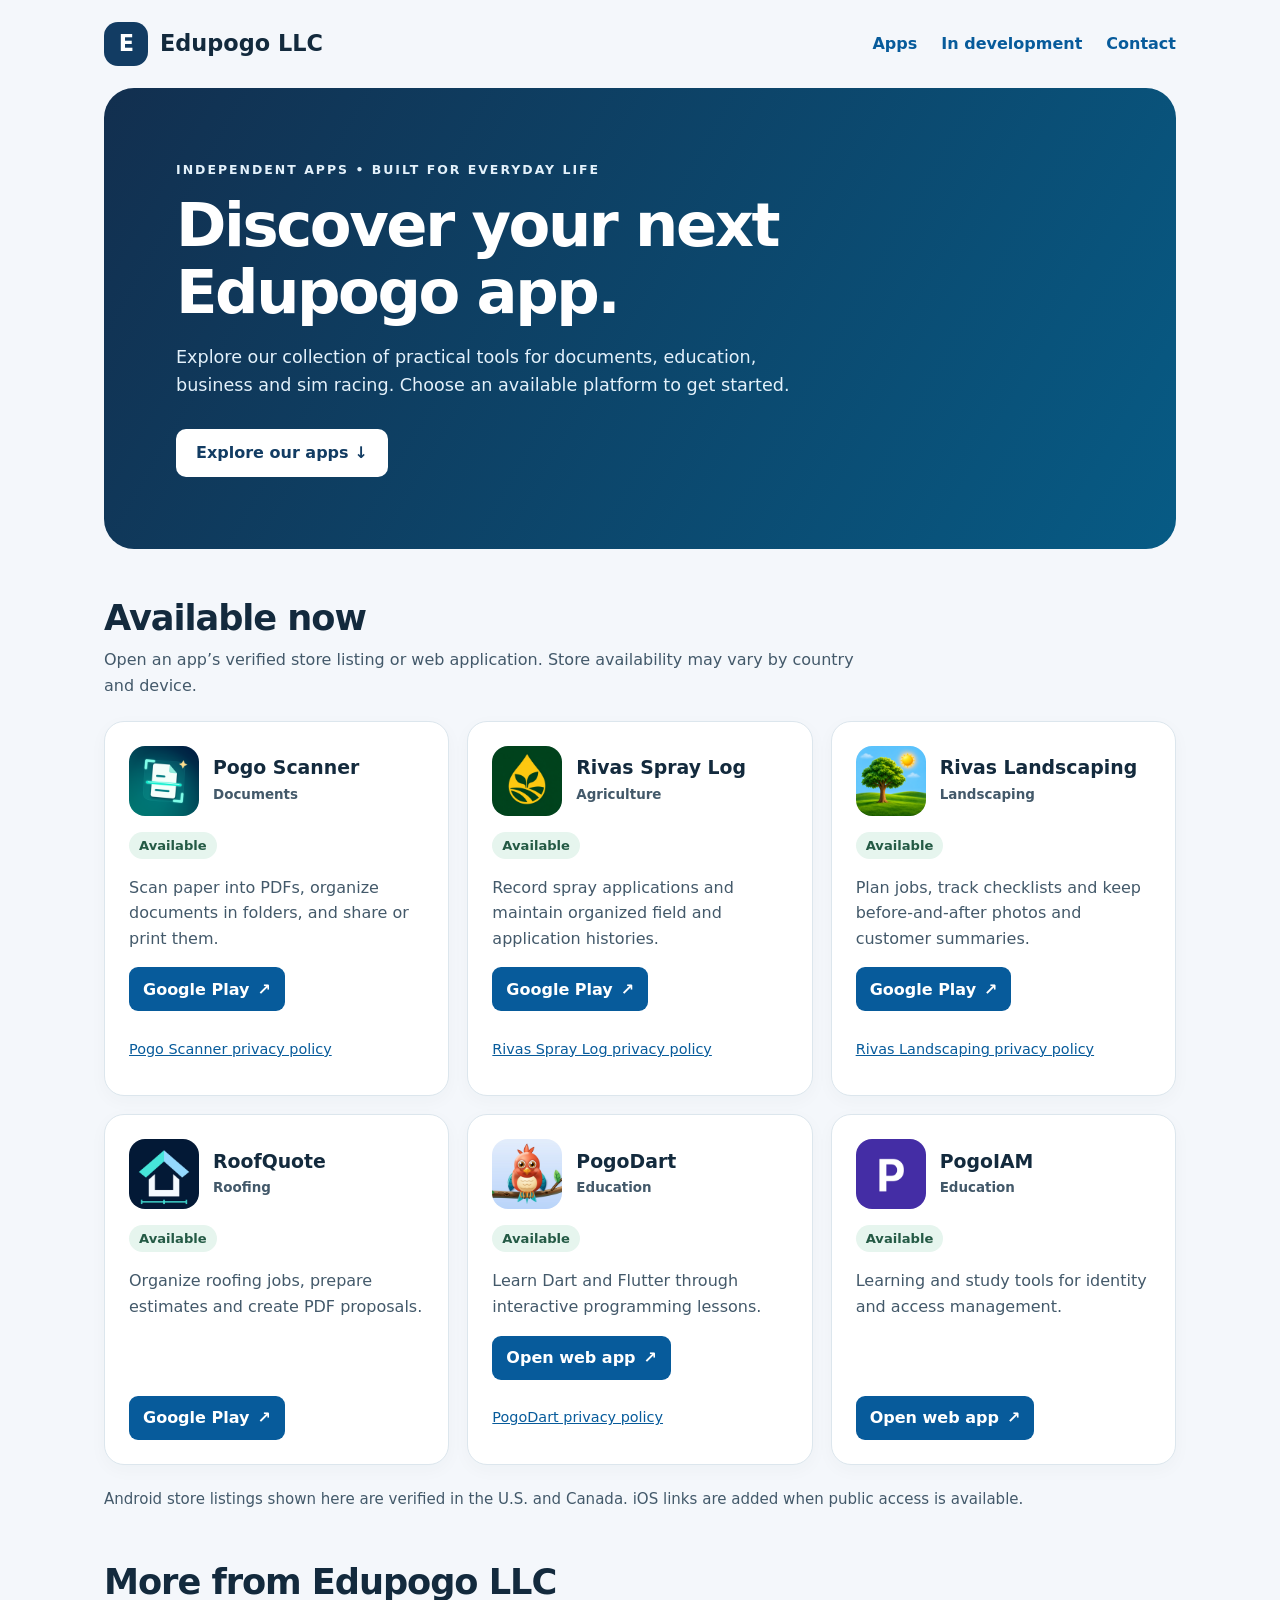
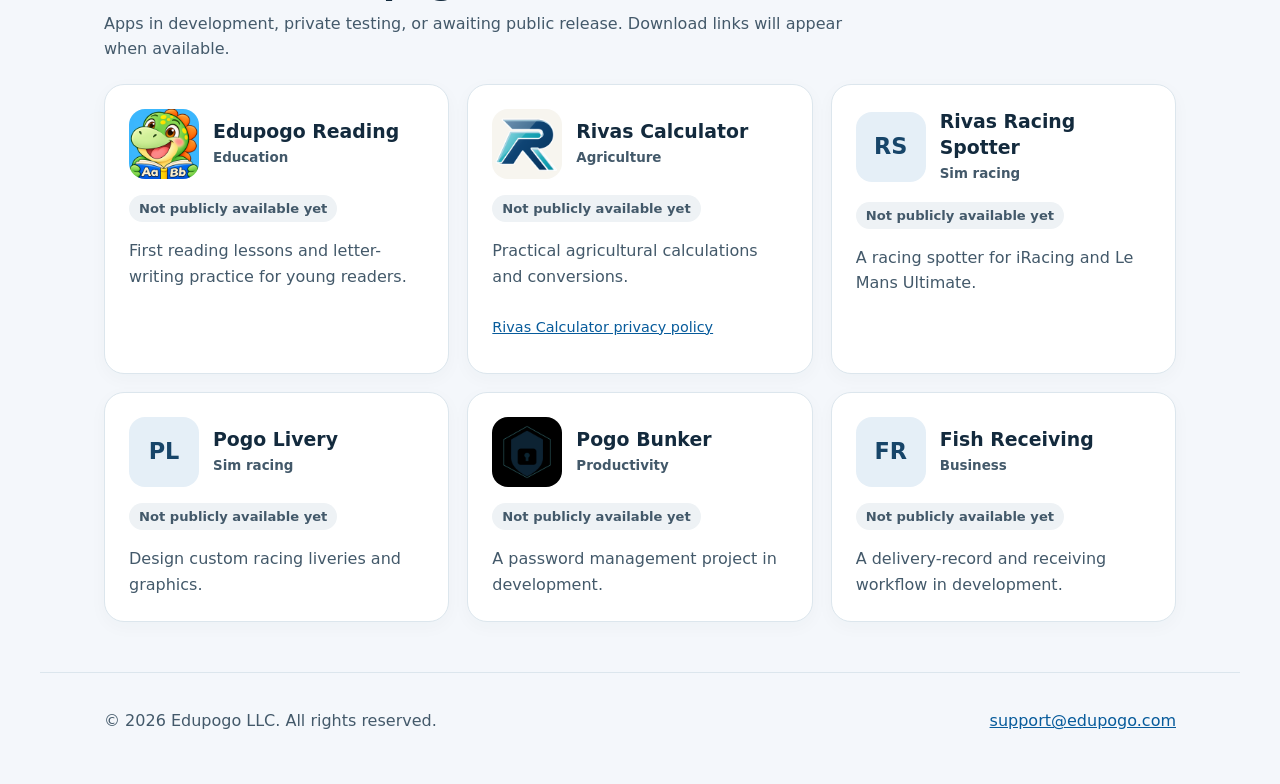
<file: index.html>
<!doctype html>
<html lang="en">
<head>
<meta charset="utf-8">
<meta name="viewport" content="width=device-width, initial-scale=1">
<meta name="description" content="Explore independent apps from Edupogo LLC for learning, everyday documents, business and sim racing.">
<title>Edupogo LLC — Apps & learning tools</title>
<link rel="stylesheet" href="directory.css">
</head>
<body>
<a class="skip" href="#main">Skip to content</a>

<header><a class="brand" href="/" aria-label="Edupogo LLC home"><span class="mark" aria-hidden="true">E</span>Edupogo LLC</a>
<nav aria-label="Main navigation"><a href="#available">Apps</a><a href="#upcoming">In development</a><a href="mailto:support@edupogo.com">Contact</a></nav>
</header>

<main id="main">
<section class="hero" aria-labelledby="welcome"><p class="eyebrow">Independent apps • Built for everyday life</p><h1 id="welcome">Discover your next Edupogo app.</h1><p>Explore our collection of practical tools for documents, education, business and sim racing. Choose an available platform to get started.</p><a href="#available">Explore our apps <span aria-hidden="true">&nbsp;↓</span></a>
</section>

<section class="section" id="available"><h2 class="section-title">Available now</h2><p class="intro">Open an app’s verified store listing or web application. Store availability may vary by country and device.</p>
<div class="grid">
<article class="card"><div class="app-header"><img class="app-icon" src="assets/products/scanner.png" width="70" height="70" alt=""><div><h3>Pogo Scanner</h3><span class="category">Documents</span></div></div><span class="status">Available</span><p class="description">Scan paper into PDFs, organize documents in folders, and share or print them.</p><div class=platforms><a class="button" href="https://play.google.com/store/apps/details?id=com.edupogo.pogo_scanner" aria-label="Pogo Scanner — Google Play">Google Play <span aria-hidden="true">↗</span></a></div><a class="privacy" href="/pogo-scanner-privacy/">Pogo Scanner privacy policy</a>
</article>
<article class="card"><div class="app-header"><img class="app-icon" src="assets/products/spray.png" width="70" height="70" alt=""><div><h3>Rivas Spray Log</h3><span class="category">Agriculture</span></div></div><span class="status">Available</span><p class="description">Record spray applications and maintain organized field and application histories.</p><div class=platforms><a class="button" href="https://play.google.com/store/apps/details?id=com.rivasfarm.rivas_spray_log" aria-label="Rivas Spray Log — Google Play">Google Play <span aria-hidden="true">↗</span></a></div><a class="privacy" href="/rivas-spray-log-privacy/">Rivas Spray Log privacy policy</a>
</article>
<article class="card"><div class="app-header"><img class="app-icon" src="assets/products/landscape.png" width="70" height="70" alt=""><div><h3>Rivas Landscaping</h3><span class="category">Landscaping</span></div></div><span class="status">Available</span><p class="description">Plan jobs, track checklists and keep before-and-after photos and customer summaries.</p><div class=platforms><a class="button" href="https://play.google.com/store/apps/details?id=com.edupogo.rivas_landscape_jobs" aria-label="Rivas Landscaping — Google Play">Google Play <span aria-hidden="true">↗</span></a></div><a class="privacy" href="/rivas-landscaping-privacy/">Rivas Landscaping privacy policy</a>
</article>
<article class="card"><div class="app-header"><img class="app-icon" src="assets/products/roof.png" width="70" height="70" alt=""><div><h3>RoofQuote</h3><span class="category">Roofing</span></div></div><span class="status">Available</span><p class="description">Organize roofing jobs, prepare estimates and create PDF proposals.</p><div class=platforms><a class="button" href="https://play.google.com/store/apps/details?id=com.edupogo.roofquote" aria-label="RoofQuote — Google Play">Google Play <span aria-hidden="true">↗</span></a></div>
</article>
<article class="card"><div class="app-header"><img class="app-icon" src="assets/products/dart.png" width="70" height="70" alt=""><div><h3>PogoDart</h3><span class="category">Education</span></div></div><span class="status">Available</span><p class="description">Learn Dart and Flutter through interactive programming lessons.</p><div class=platforms><a class="button" href="https://pogodart.com/" aria-label="PogoDart — Open web app">Open web app <span aria-hidden="true">↗</span></a></div><a class="privacy" href="/pogodart-privacy.html">PogoDart privacy policy</a>
</article>
<article class="card"><div class="app-header"><img class="app-icon" src="assets/products/iam.png" width="70" height="70" alt=""><div><h3>PogoIAM</h3><span class="category">Education</span></div></div><span class="status">Available</span><p class="description">Learning and study tools for identity and access management.</p><div class=platforms><a class="button" href="https://pogoiam.com/" aria-label="PogoIAM — Open web app">Open web app <span aria-hidden="true">↗</span></a></div>
</article></div><p class="note">Android store listings shown here are verified in the U.S. and Canada. iOS links are added when public access is available.</p>
</section>

<section class="section" id="upcoming"><h2 class="section-title">More from Edupogo LLC</h2><p class="intro">Apps in development, private testing, or awaiting public release. Download links will appear when available.</p>
<div class="grid">
<article class="card"><div class="app-header"><img class="app-icon" src="assets/products/reading.png" width="70" height="70" alt=""><div><h3>Edupogo Reading</h3><span class="category">Education</span></div></div><span class="status future">Not publicly available yet</span><p class="description">First reading lessons and letter-writing practice for young readers.</p>
</article>
<article class="card"><div class="app-header"><img class="app-icon" src="assets/products/calculator.png" width="70" height="70" alt=""><div><h3>Rivas Calculator</h3><span class="category">Agriculture</span></div></div><span class="status future">Not publicly available yet</span><p class="description">Practical agricultural calculations and conversions.</p><a class="privacy" href="/rivas-calculator-privacy/">Rivas Calculator privacy policy</a>
</article>
<article class="card"><div class="app-header"><span class="app-icon initials" aria-hidden="true">RS</span><div><h3>Rivas Racing Spotter</h3><span class="category">Sim racing</span></div></div><span class="status future">Not publicly available yet</span><p class="description">A racing spotter for iRacing and Le Mans Ultimate.</p>
</article>
<article class="card"><div class="app-header"><span class="app-icon initials" aria-hidden="true">PL</span><div><h3>Pogo Livery</h3><span class="category">Sim racing</span></div></div><span class="status future">Not publicly available yet</span><p class="description">Design custom racing liveries and graphics.</p>
</article>
<article class="card"><div class="app-header"><img class="app-icon" src="assets/products/bunker.png" width="70" height="70" alt=""><div><h3>Pogo Bunker</h3><span class="category">Productivity</span></div></div><span class="status future">Not publicly available yet</span><p class="description">A password management project in development.</p>
</article>
<article class="card"><div class="app-header"><span class="app-icon initials" aria-hidden="true">FR</span><div><h3>Fish Receiving</h3><span class="category">Business</span></div></div><span class="status future">Not publicly available yet</span><p class="description">A delivery-record and receiving workflow in development.</p>
</article></div>
</section>
</main>

<footer><p>© <span id="year">2026</span> Edupogo LLC. All rights reserved.</p><a href="mailto:support@edupogo.com">support@edupogo.com</a>
</footer>

<script>document.getElementById('year').textContent=new Date().getFullYear();</script>
</body></html>
</file>
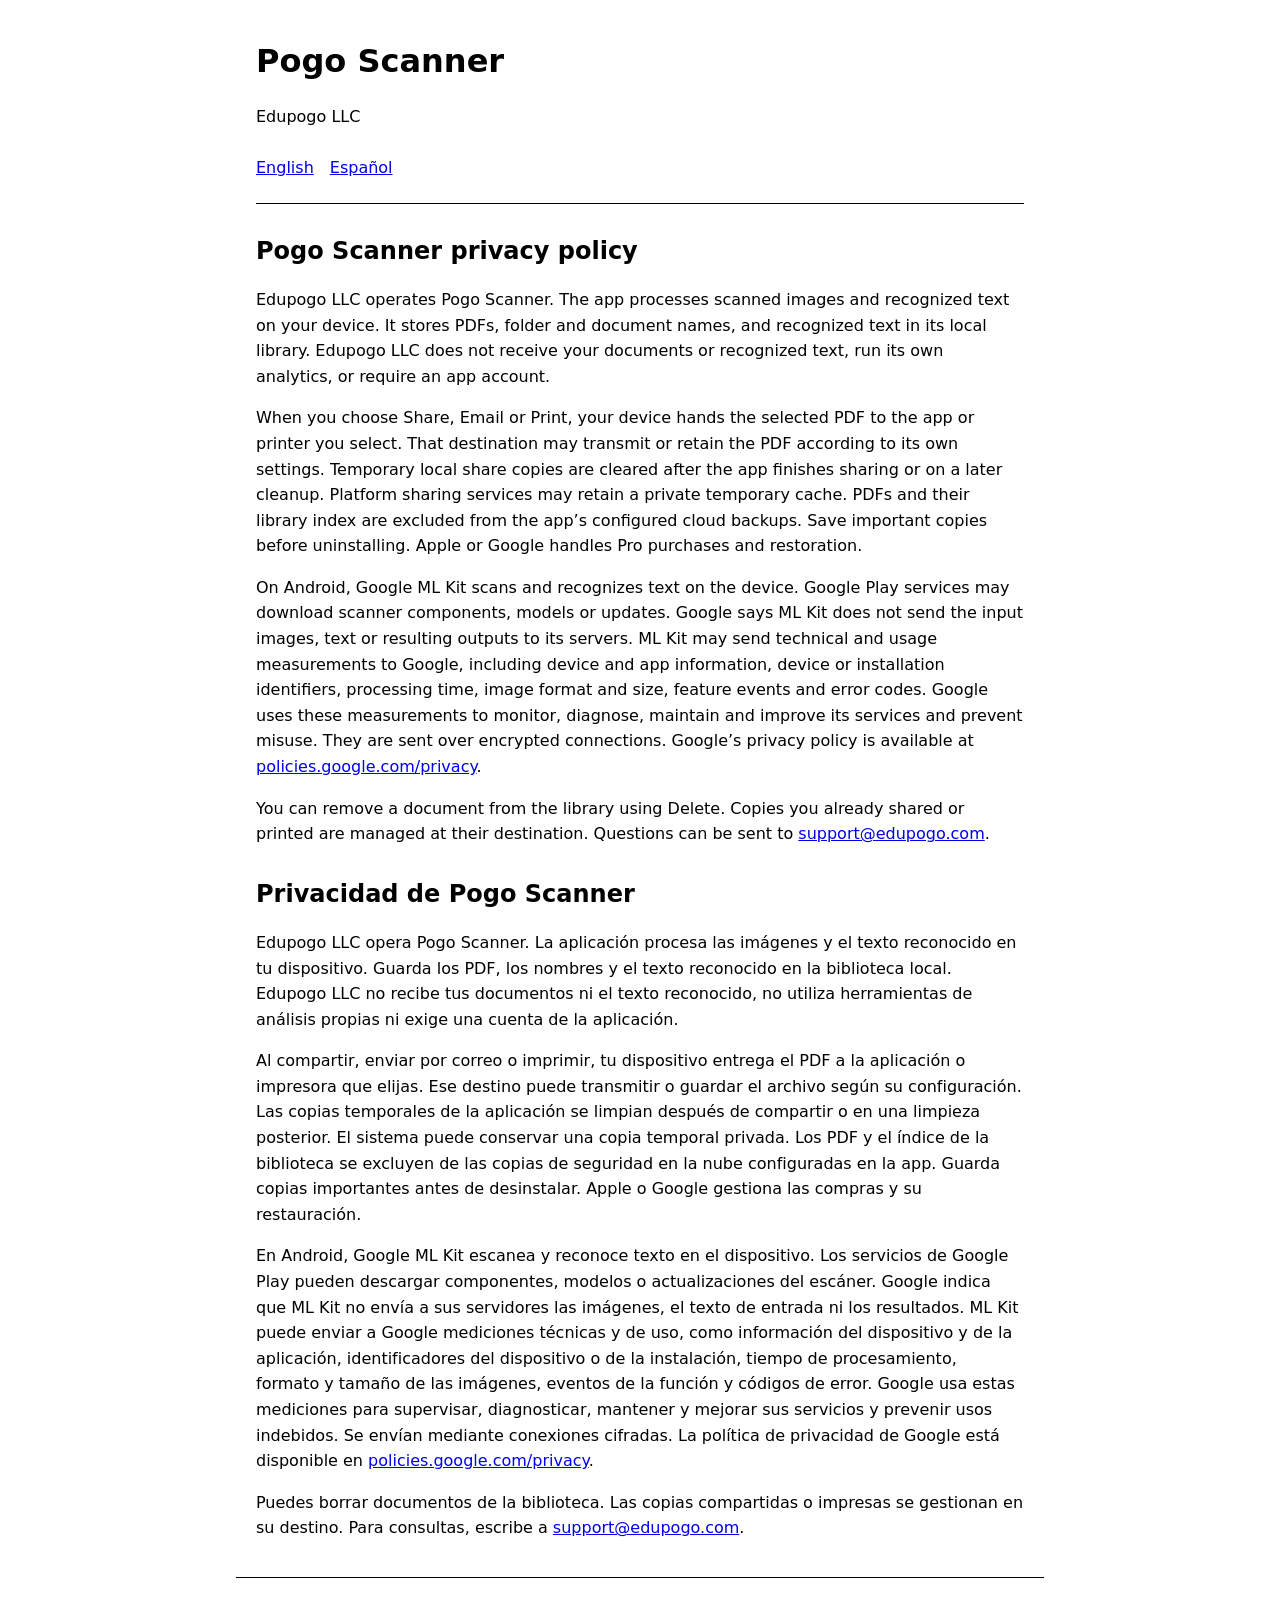
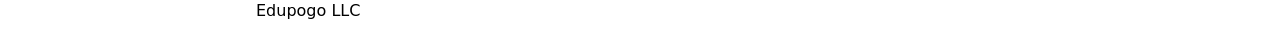
<file: pogo-scanner-privacy/index.html>
<!doctype html>
<html lang="en">
<head>
<meta charset="utf-8">
<meta name="viewport" content="width=device-width, initial-scale=1">
<title>Pogo Scanner | Privacy policy | Edupogo LLC</title>
<style>
  :root { color-scheme: light dark; font-family: system-ui, sans-serif;
    line-height: 1.6; }
  body { margin: 0; }
  main, footer { max-width: 48rem; margin: auto; padding: 1.25rem; }
  header { padding-bottom: 0.8rem; border-bottom: 1px solid currentColor; }
  nav { display: flex; flex-wrap: wrap; gap: 1rem; }
  nav a { display: inline-flex; min-height: 44px; align-items: center; }
  section { margin-top: 2rem; scroll-margin-top: 1rem; }
  h1, h2 { line-height: 1.3; }
  footer { border-top: 1px solid currentColor; }
</style>
</head>
<body>
<main>
<header>
<h1>Pogo Scanner</h1>
<p>Edupogo LLC</p>
<nav aria-label="Policy language">
<a href="#en" lang="en">English</a>
<a href="#es" lang="es">Español</a>
</nav>
</header>
<section lang="en" id="en"><h2>Pogo Scanner privacy policy</h2>
<p>Edupogo LLC operates Pogo Scanner. The app processes scanned images and recognized text on your device. It stores PDFs, folder and document names, and recognized text in its local library. Edupogo LLC does not receive your documents or recognized text, run its own analytics, or require an app account.</p>
<p>When you choose Share, Email or Print, your device hands the selected PDF to the app or printer you select. That destination may transmit or retain the PDF according to its own settings. Temporary local share copies are cleared after the app finishes sharing or on a later cleanup. Platform sharing services may retain a private temporary cache. PDFs and their library index are excluded from the app’s configured cloud backups. Save important copies before uninstalling. Apple or Google handles Pro purchases and restoration.</p>
<p>On Android, Google ML Kit scans and recognizes text on the device. Google Play services may download scanner components, models or updates. Google says ML Kit does not send the input images, text or resulting outputs to its servers. ML Kit may send technical and usage measurements to Google, including device and app information, device or installation identifiers, processing time, image format and size, feature events and error codes. Google uses these measurements to monitor, diagnose, maintain and improve its services and prevent misuse. They are sent over encrypted connections. Google’s privacy policy is available at <a href="https://policies.google.com/privacy">policies.google.com/privacy</a>.</p>
<p>You can remove a document from the library using Delete. Copies you already shared or printed are managed at their destination. Questions can be sent to <a href="mailto:support@edupogo.com">support@edupogo.com</a>.</p>
</section>
<section lang="es" id="es"><h2>Privacidad de Pogo Scanner</h2>
<p>Edupogo LLC opera Pogo Scanner. La aplicación procesa las imágenes y el texto reconocido en tu dispositivo. Guarda los PDF, los nombres y el texto reconocido en la biblioteca local. Edupogo LLC no recibe tus documentos ni el texto reconocido, no utiliza herramientas de análisis propias ni exige una cuenta de la aplicación.</p>
<p>Al compartir, enviar por correo o imprimir, tu dispositivo entrega el PDF a la aplicación o impresora que elijas. Ese destino puede transmitir o guardar el archivo según su configuración. Las copias temporales de la aplicación se limpian después de compartir o en una limpieza posterior. El sistema puede conservar una copia temporal privada. Los PDF y el índice de la biblioteca se excluyen de las copias de seguridad en la nube configuradas en la app. Guarda copias importantes antes de desinstalar. Apple o Google gestiona las compras y su restauración.</p>
<p>En Android, Google ML Kit escanea y reconoce texto en el dispositivo. Los servicios de Google Play pueden descargar componentes, modelos o actualizaciones del escáner. Google indica que ML Kit no envía a sus servidores las imágenes, el texto de entrada ni los resultados. ML Kit puede enviar a Google mediciones técnicas y de uso, como información del dispositivo y de la aplicación, identificadores del dispositivo o de la instalación, tiempo de procesamiento, formato y tamaño de las imágenes, eventos de la función y códigos de error. Google usa estas mediciones para supervisar, diagnosticar, mantener y mejorar sus servicios y prevenir usos indebidos. Se envían mediante conexiones cifradas. La política de privacidad de Google está disponible en <a href="https://policies.google.com/privacy">policies.google.com/privacy</a>.</p>
<p>Puedes borrar documentos de la biblioteca. Las copias compartidas o impresas se gestionan en su destino. Para consultas, escribe a <a href="mailto:support@edupogo.com">support@edupogo.com</a>.</p>
</section>
</main>
<footer>Edupogo LLC</footer>
</body>
</html>
</file>
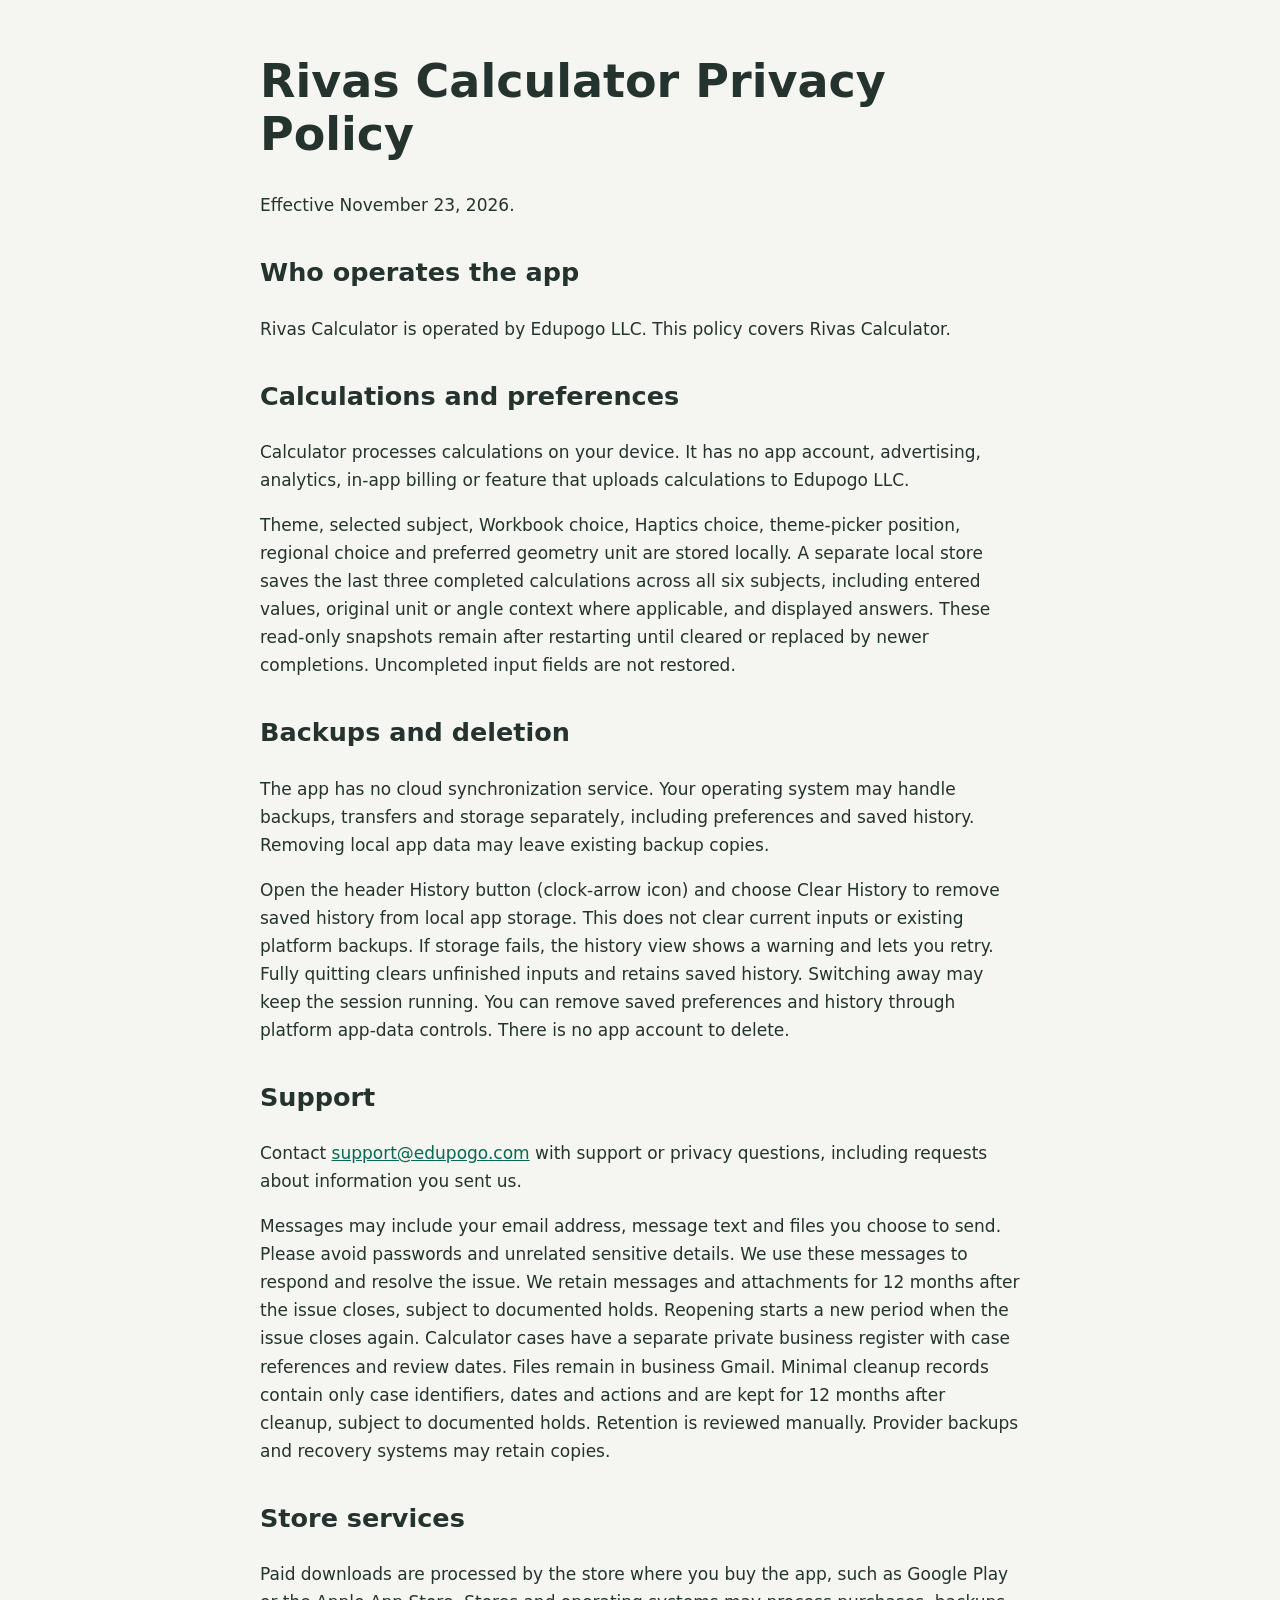
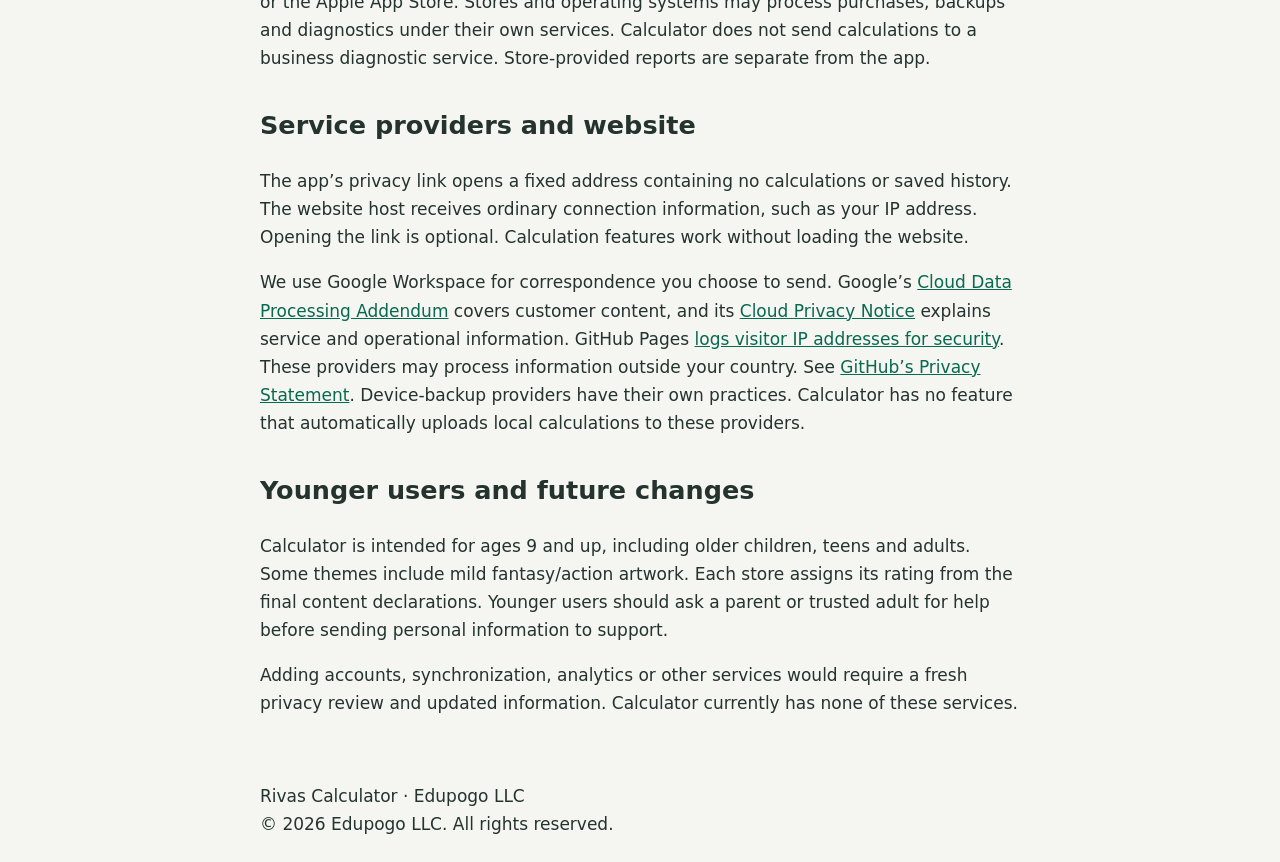
<file: rivas-calculator-privacy/index.html>
<!doctype html>
<html lang="en"><head><meta charset="utf-8"><meta name="viewport" content="width=device-width,initial-scale=1"><title>Rivas Calculator Privacy Policy | Edupogo LLC</title><style>body{margin:0;background:#f5f5f1;color:#24332e;font:17px/1.65 system-ui,sans-serif}main,footer{max-width:760px;margin:auto;padding:24px}a{color:#086951}a:focus-visible{outline:3px solid #d67b32;outline-offset:4px}h1{font-size:clamp(30px,6vw,46px);line-height:1.15}h2{margin-top:32px}</style></head><body><main>
<h1>Rivas Calculator Privacy Policy</h1><p>Effective <time datetime="2026-11-23">November 23, 2026</time>.</p>
<h2>Who operates the app</h2><p>Rivas Calculator is operated by Edupogo LLC. This policy covers Rivas Calculator.</p>
<h2>Calculations and preferences</h2><p>Calculator processes calculations on your device. It has no app account, advertising, analytics, in-app billing or feature that uploads calculations to Edupogo LLC.</p><p>Theme, selected subject, Workbook choice, Haptics choice, theme-picker position, regional choice and preferred geometry unit are stored locally. A separate local store saves the last three completed calculations across all six subjects, including entered values, original unit or angle context where applicable, and displayed answers. These read-only snapshots remain after restarting until cleared or replaced by newer completions. Uncompleted input fields are not restored.</p>
<h2>Backups and deletion</h2><p>The app has no cloud synchronization service. Your operating system may handle backups, transfers and storage separately, including preferences and saved history. Removing local app data may leave existing backup copies.</p><p>Open the header History button (clock-arrow icon) and choose Clear History to remove saved history from local app storage. This does not clear current inputs or existing platform backups. If storage fails, the history view shows a warning and lets you retry. Fully quitting clears unfinished inputs and retains saved history. Switching away may keep the session running. You can remove saved preferences and history through platform app-data controls. There is no app account to delete.</p>
<h2>Support</h2><p>Contact <a href="mailto:support@edupogo.com">support@edupogo.com</a> with support or privacy questions, including requests about information you sent us.</p><p>Messages may include your email address, message text and files you choose to send. Please avoid passwords and unrelated sensitive details. We use these messages to respond and resolve the issue. We retain messages and attachments for 12 months after the issue closes, subject to documented holds. Reopening starts a new period when the issue closes again. Calculator cases have a separate private business register with case references and review dates. Files remain in business Gmail. Minimal cleanup records contain only case identifiers, dates and actions and are kept for 12 months after cleanup, subject to documented holds. Retention is reviewed manually. Provider backups and recovery systems may retain copies.</p>
<h2>Store services</h2><p>Paid downloads are processed by the store where you buy the app, such as Google Play or the Apple App Store. Stores and operating systems may process purchases, backups and diagnostics under their own services. Calculator does not send calculations to a business diagnostic service. Store-provided reports are separate from the app.</p>
<h2>Service providers and website</h2><p>The app’s privacy link opens a fixed address containing no calculations or saved history. The website host receives ordinary connection information, such as your IP address. Opening the link is optional. Calculation features work without loading the website.</p><p>We use Google Workspace for correspondence you choose to send. Google’s <a href="https://cloud.google.com/terms/data-processing-addendum">Cloud Data Processing Addendum</a> covers customer content, and its <a href="https://cloud.google.com/terms/cloud-privacy-notice">Cloud Privacy Notice</a> explains service and operational information. GitHub Pages <a href="https://docs.github.com/en/pages/getting-started-with-github-pages/what-is-github-pages">logs visitor IP addresses for security</a>. These providers may process information outside your country. See <a href="https://docs.github.com/en/site-policy/privacy-policies/github-general-privacy-statement">GitHub’s Privacy Statement</a>. Device-backup providers have their own practices. Calculator has no feature that automatically uploads local calculations to these providers.</p>
<h2>Younger users and future changes</h2><p>Calculator is intended for ages 9 and up, including older children, teens and adults. Some themes include mild fantasy/action artwork. Each store assigns its rating from the final content declarations. Younger users should ask a parent or trusted adult for help before sending personal information to support.</p><p>Adding accounts, synchronization, analytics or other services would require a fresh privacy review and updated information. Calculator currently has none of these services.</p>
</main><footer>Rivas Calculator · Edupogo LLC<br>© <span id="year">2026</span> Edupogo LLC. All rights reserved.</footer><script>document.getElementById('year').textContent=new Date().getFullYear();</script></body></html>
</file>
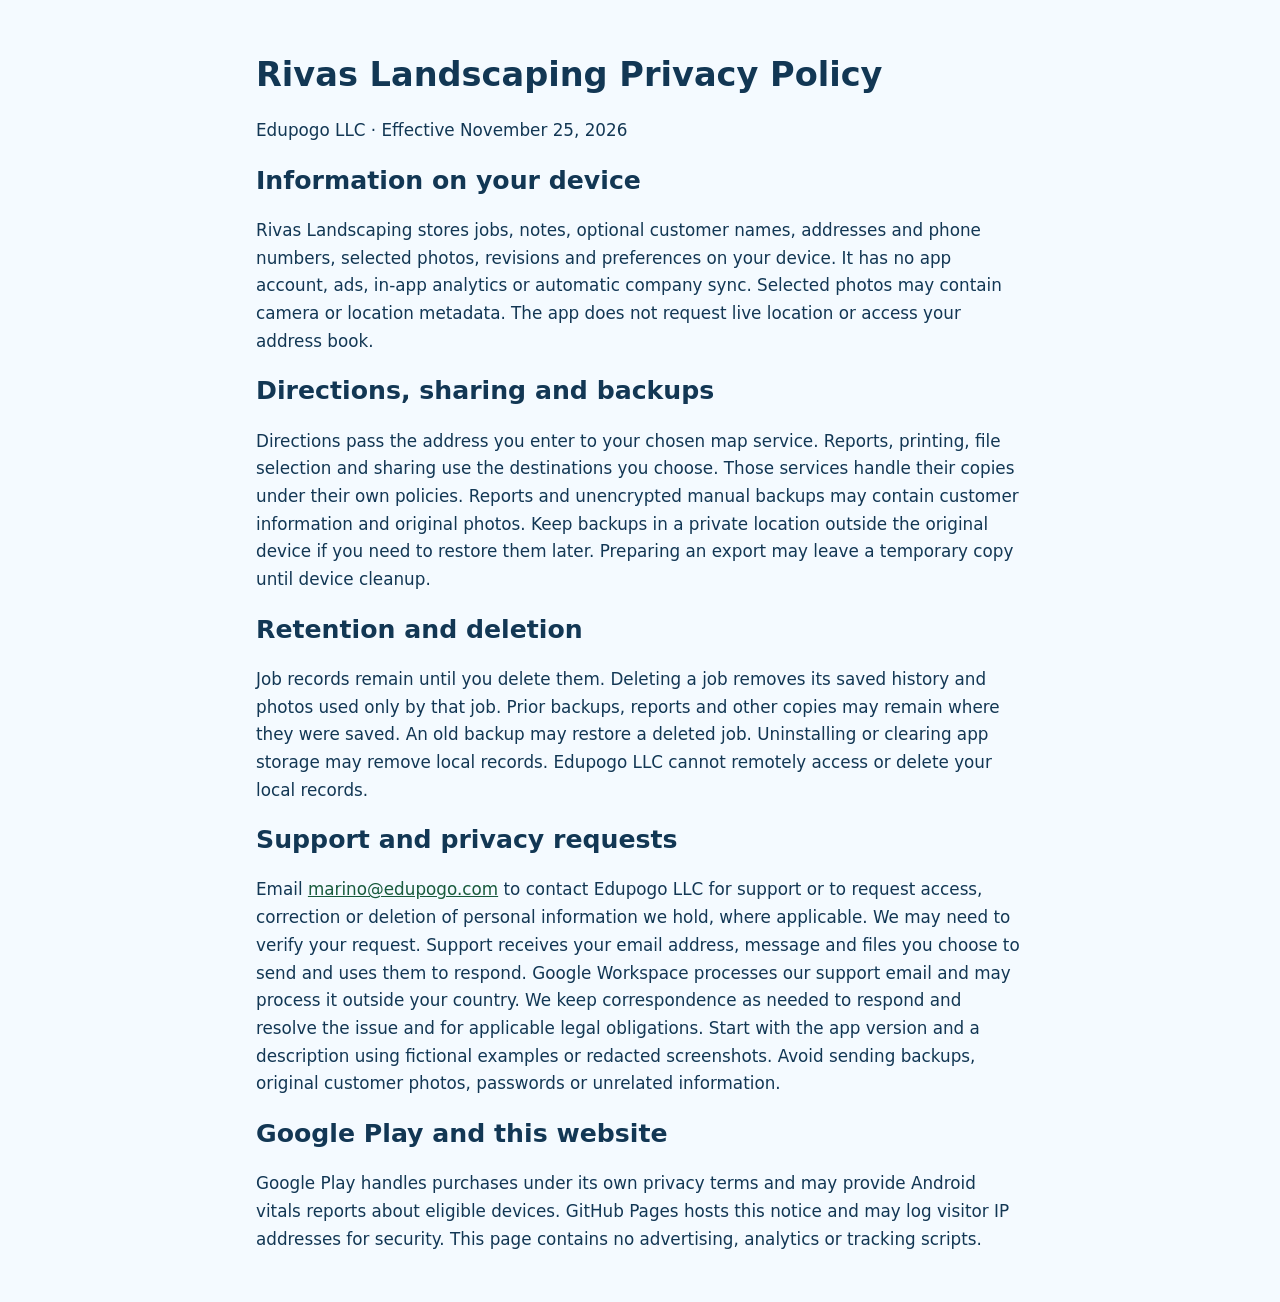
<file: rivas-landscaping-privacy/index.html>
<!doctype html><html lang="en"><head><meta charset="utf-8"><meta name="viewport" content="width=device-width, initial-scale=1"><title>Rivas Landscaping Privacy Policy | Edupogo LLC</title><style>body{font:1.05rem/1.65 system-ui,sans-serif;color:#123754;background:#f4faff;margin:0}main{max-width:48rem;margin:auto;padding:2rem 1.25rem}h1,h2{line-height:1.2}a{color:#175a3c}</style></head><body><main>
<h1>Rivas Landscaping Privacy Policy</h1><p>Edupogo LLC · Effective November 25, 2026</p>
<h2>Information on your device</h2><p>Rivas Landscaping stores jobs, notes, optional customer names, addresses and phone numbers, selected photos, revisions and preferences on your device. It has no app account, ads, in-app analytics or automatic company sync. Selected photos may contain camera or location metadata. The app does not request live location or access your address book.</p>
<h2>Directions, sharing and backups</h2><p>Directions pass the address you enter to your chosen map service. Reports, printing, file selection and sharing use the destinations you choose. Those services handle their copies under their own policies. Reports and unencrypted manual backups may contain customer information and original photos. Keep backups in a private location outside the original device if you need to restore them later. Preparing an export may leave a temporary copy until device cleanup.</p>
<h2>Retention and deletion</h2><p>Job records remain until you delete them. Deleting a job removes its saved history and photos used only by that job. Prior backups, reports and other copies may remain where they were saved. An old backup may restore a deleted job. Uninstalling or clearing app storage may remove local records. Edupogo LLC cannot remotely access or delete your local records.</p>
<h2>Support and privacy requests</h2><p>Email <a href="mailto:marino@edupogo.com">marino@edupogo.com</a> to contact Edupogo LLC for support or to request access, correction or deletion of personal information we hold, where applicable. We may need to verify your request. Support receives your email address, message and files you choose to send and uses them to respond. Google Workspace processes our support email and may process it outside your country. We keep correspondence as needed to respond and resolve the issue and for applicable legal obligations. Start with the app version and a description using fictional examples or redacted screenshots. Avoid sending backups, original customer photos, passwords or unrelated information.</p>
<h2>Google Play and this website</h2><p>Google Play handles purchases under its own privacy terms and may provide Android vitals reports about eligible devices. GitHub Pages hosts this notice and may log visitor IP addresses for security. This page contains no advertising, analytics or tracking scripts.</p></main></body></html>
</file>
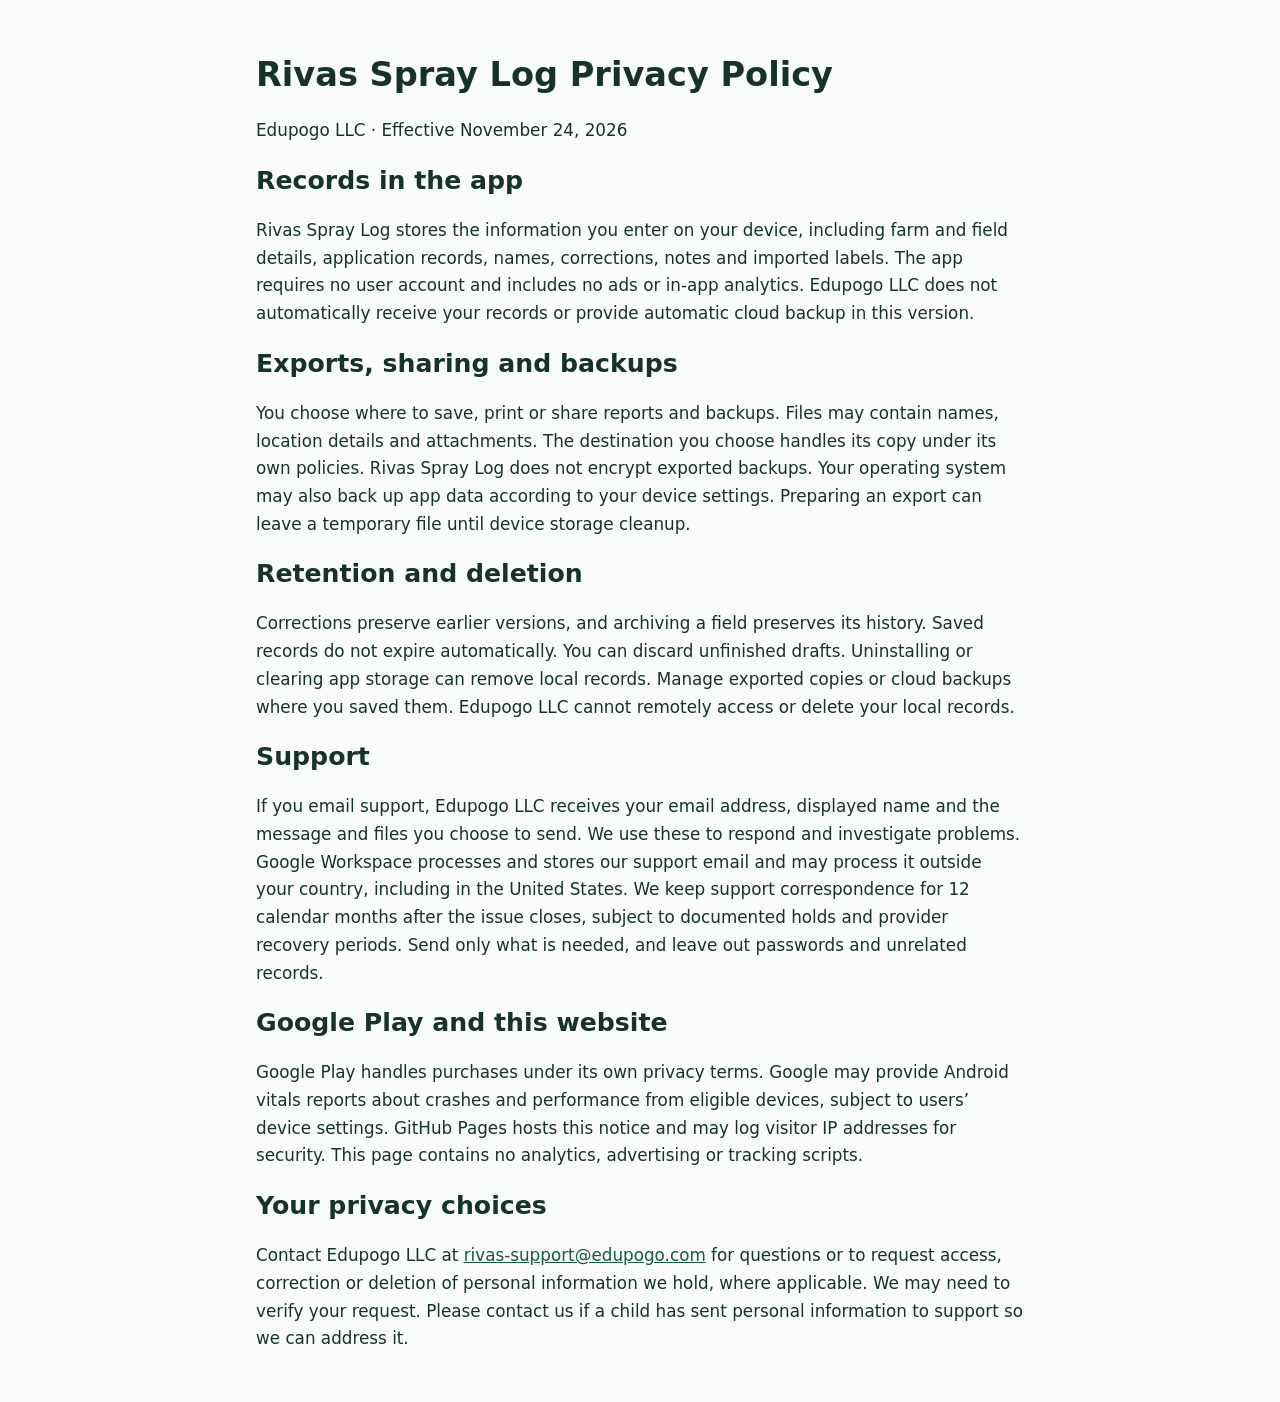
<file: rivas-spray-log-privacy/index.html>
<!doctype html>
<html lang="en"><head><meta charset="utf-8"><meta name="viewport" content="width=device-width, initial-scale=1"><title>Rivas Spray Log Privacy Policy | Edupogo LLC</title><style>body{font:1.05rem/1.65 system-ui,sans-serif;color:#173329;background:#f8fbf8;margin:0}main{max-width:48rem;margin:auto;padding:2rem 1.25rem}h1,h2{line-height:1.2}a{color:#175a3c}</style></head><body><main>
<h1>Rivas Spray Log Privacy Policy</h1><p>Edupogo LLC · Effective November 24, 2026</p>
<h2>Records in the app</h2><p>Rivas Spray Log stores the information you enter on your device, including farm and field details, application records, names, corrections, notes and imported labels. The app requires no user account and includes no ads or in-app analytics. Edupogo LLC does not automatically receive your records or provide automatic cloud backup in this version.</p>
<h2>Exports, sharing and backups</h2><p>You choose where to save, print or share reports and backups. Files may contain names, location details and attachments. The destination you choose handles its copy under its own policies. Rivas Spray Log does not encrypt exported backups. Your operating system may also back up app data according to your device settings. Preparing an export can leave a temporary file until device storage cleanup.</p>
<h2>Retention and deletion</h2><p>Corrections preserve earlier versions, and archiving a field preserves its history. Saved records do not expire automatically. You can discard unfinished drafts. Uninstalling or clearing app storage can remove local records. Manage exported copies or cloud backups where you saved them. Edupogo LLC cannot remotely access or delete your local records.</p>
<h2>Support</h2><p>If you email support, Edupogo LLC receives your email address, displayed name and the message and files you choose to send. We use these to respond and investigate problems. Google Workspace processes and stores our support email and may process it outside your country, including in the United States. We keep support correspondence for 12 calendar months after the issue closes, subject to documented holds and provider recovery periods. Send only what is needed, and leave out passwords and unrelated records.</p>
<h2>Google Play and this website</h2><p>Google Play handles purchases under its own privacy terms. Google may provide Android vitals reports about crashes and performance from eligible devices, subject to users’ device settings. GitHub Pages hosts this notice and may log visitor IP addresses for security. This page contains no analytics, advertising or tracking scripts.</p>
<h2>Your privacy choices</h2><p>Contact Edupogo LLC at <a href="mailto:rivas-support@edupogo.com">rivas-support@edupogo.com</a> for questions or to request access, correction or deletion of personal information we hold, where applicable. We may need to verify your request. Please contact us if a child has sent personal information to support so we can address it.</p></main></body></html>
</file>
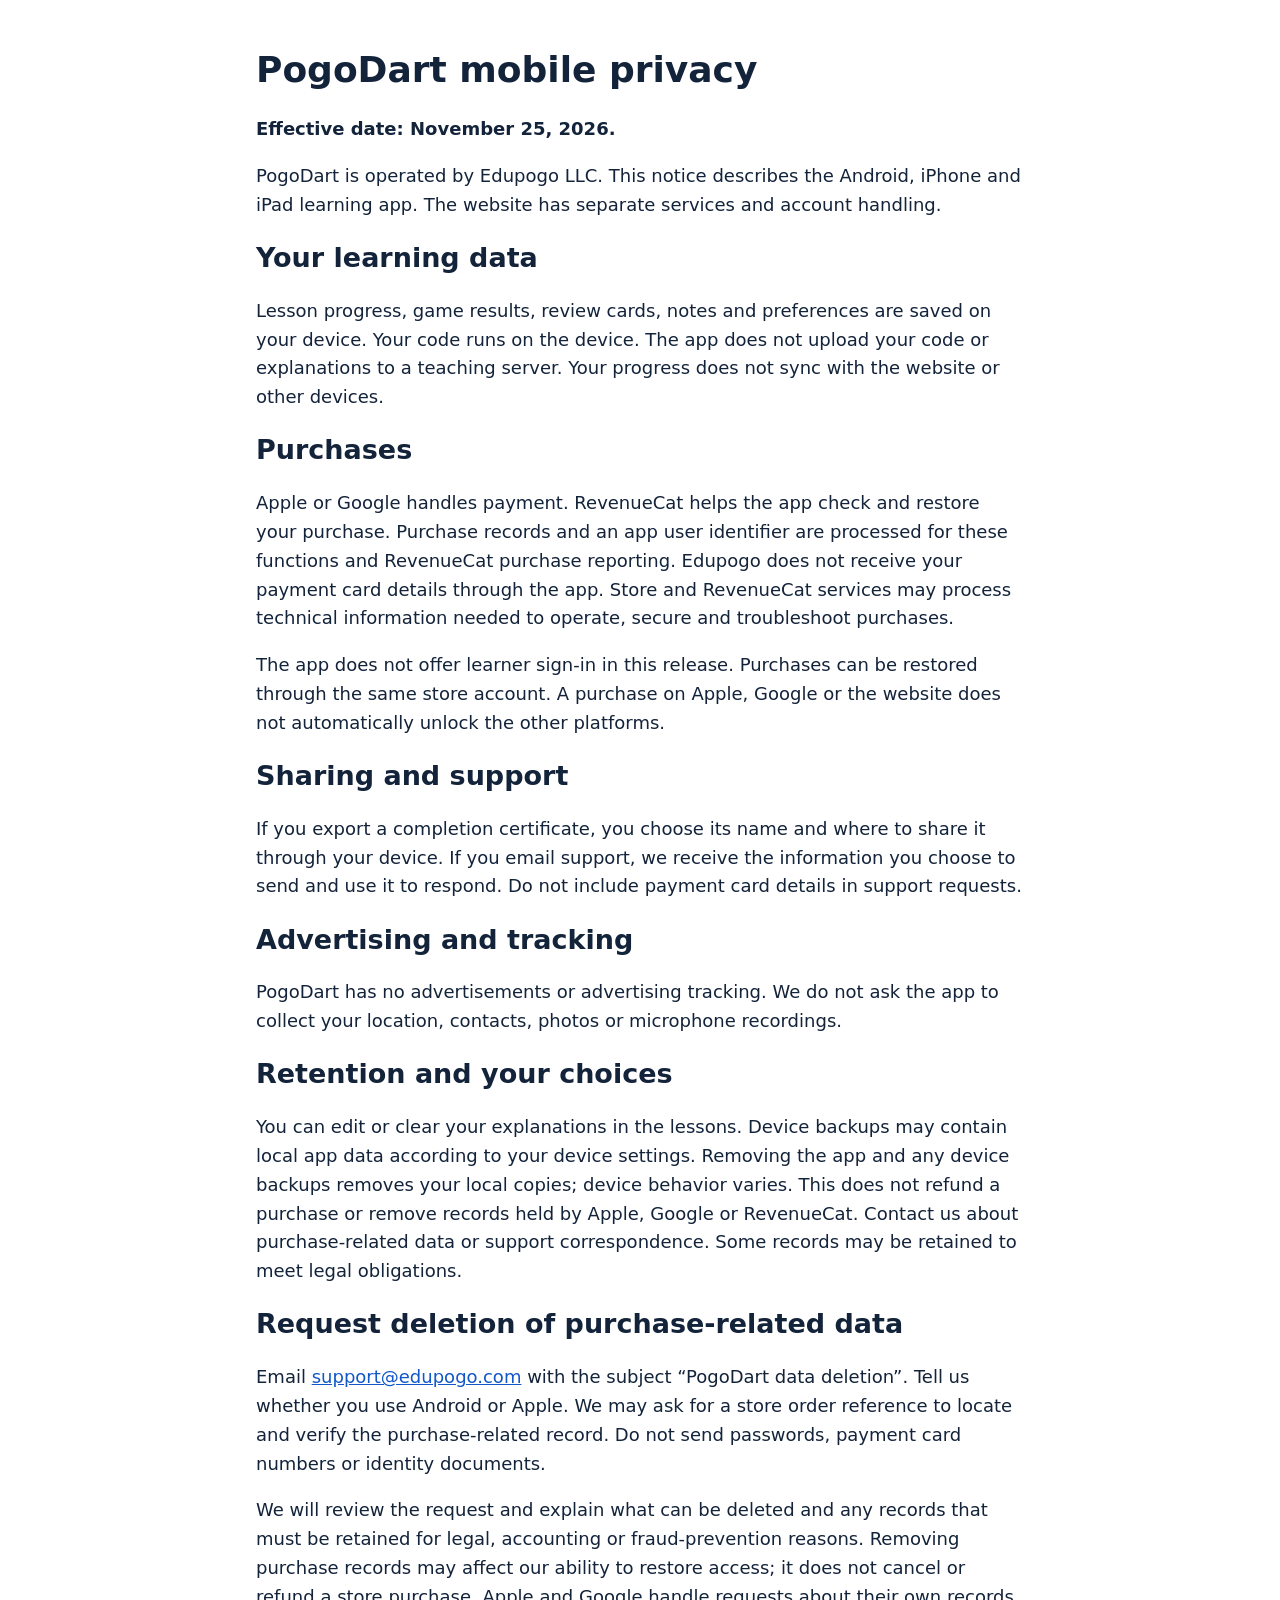
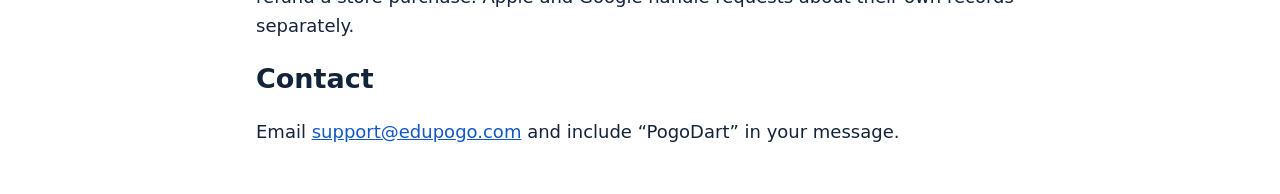
<file: pogodart-privacy.html>
<!doctype html>
<html lang="en"><meta charset="utf-8"><meta name="viewport" content="width=device-width,initial-scale=1">
<title>PogoDart mobile privacy</title>
<style>body{max-width:48rem;margin:3rem auto;padding:0 1.2rem;font:18px/1.6 system-ui;color:#13233a}h1,h2{line-height:1.2}aside{background:#fff1cf;padding:1rem;border-radius:12px}a{color:#1257c7}</style>
<main>
<h1>PogoDart mobile privacy</h1>
<p><strong>Effective date: November 25, 2026.</strong></p>
<p>PogoDart is operated by Edupogo LLC. This notice describes the Android, iPhone and iPad learning app. The website has separate services and account handling.</p>
<h2>Your learning data</h2>
<p>Lesson progress, game results, review cards, notes and preferences are saved on your device. Your code runs on the device. The app does not upload your code or explanations to a teaching server. Your progress does not sync with the website or other devices.</p>
<h2>Purchases</h2>
<p>Apple or Google handles payment. RevenueCat helps the app check and restore your purchase. Purchase records and an app user identifier are processed for these functions and RevenueCat purchase reporting. Edupogo does not receive your payment card details through the app. Store and RevenueCat services may process technical information needed to operate, secure and troubleshoot purchases.</p>
<p>The app does not offer learner sign-in in this release. Purchases can be restored through the same store account. A purchase on Apple, Google or the website does not automatically unlock the other platforms.</p>
<h2>Sharing and support</h2>
<p>If you export a completion certificate, you choose its name and where to share it through your device. If you email support, we receive the information you choose to send and use it to respond. Do not include payment card details in support requests.</p>
<h2>Advertising and tracking</h2>
<p>PogoDart has no advertisements or advertising tracking. We do not ask the app to collect your location, contacts, photos or microphone recordings.</p>
<h2>Retention and your choices</h2>
<p>You can edit or clear your explanations in the lessons. Device backups may contain local app data according to your device settings. Removing the app and any device backups removes your local copies; device behavior varies. This does not refund a purchase or remove records held by Apple, Google or RevenueCat. Contact us about purchase-related data or support correspondence. Some records may be retained to meet legal obligations.</p>
<h2>Request deletion of purchase-related data</h2>
<p>Email <a href="mailto:support@edupogo.com?subject=PogoDart%20data%20deletion">support@edupogo.com</a> with the subject “PogoDart data deletion”. Tell us whether you use Android or Apple. We may ask for a store order reference to locate and verify the purchase-related record. Do not send passwords, payment card numbers or identity documents.</p>
<p>We will review the request and explain what can be deleted and any records that must be retained for legal, accounting or fraud-prevention reasons. Removing purchase records may affect our ability to restore access; it does not cancel or refund a store purchase. Apple and Google handle requests about their own records separately.</p>
<h2>Contact</h2>
<p>Email <a href="mailto:support@edupogo.com">support@edupogo.com</a> and include “PogoDart” in your message.</p>
</main></html>
</file>
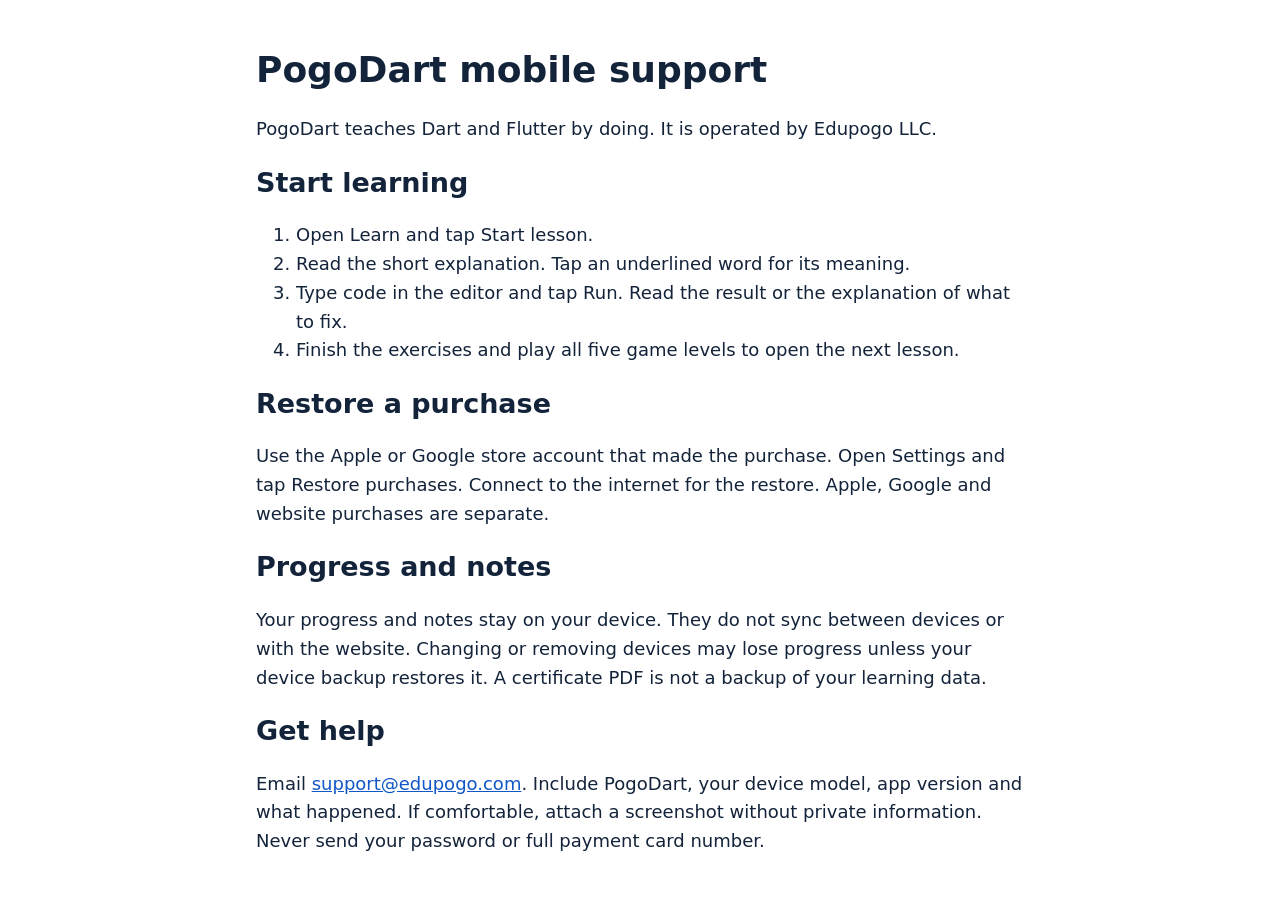
<file: pogodart-support.html>
<!doctype html>
<html lang="en"><meta charset="utf-8"><meta name="viewport" content="width=device-width,initial-scale=1">
<title>PogoDart mobile support</title>
<style>body{max-width:48rem;margin:3rem auto;padding:0 1.2rem;font:18px/1.6 system-ui;color:#13233a}h1,h2{line-height:1.2}aside{background:#fff1cf;padding:1rem;border-radius:12px}a{color:#1257c7}</style>
<main>
<h1>PogoDart mobile support</h1>
<p>PogoDart teaches Dart and Flutter by doing. It is operated by Edupogo LLC.</p>
<h2>Start learning</h2>
<ol><li>Open Learn and tap Start lesson.</li><li>Read the short explanation. Tap an underlined word for its meaning.</li><li>Type code in the editor and tap Run. Read the result or the explanation of what to fix.</li><li>Finish the exercises and play all five game levels to open the next lesson.</li></ol>
<h2>Restore a purchase</h2>
<p>Use the Apple or Google store account that made the purchase. Open Settings and tap Restore purchases. Connect to the internet for the restore. Apple, Google and website purchases are separate.</p>
<h2>Progress and notes</h2>
<p>Your progress and notes stay on your device. They do not sync between devices or with the website. Changing or removing devices may lose progress unless your device backup restores it. A certificate PDF is not a backup of your learning data.</p>
<h2>Get help</h2>
<p>Email <a href="mailto:support@edupogo.com">support@edupogo.com</a>. Include PogoDart, your device model, app version and what happened. If comfortable, attach a screenshot without private information. Never send your password or full payment card number.</p>
</main></html>
</file>
<file: directory.css>
:root{color-scheme:light;--ink:#132a3d;--sub:#43596a;--blue:#075b9b;--bg:#f4f7fb;--line:#dce6ed;--white:#fff;font:16px/1.6 system-ui,-apple-system,BlinkMacSystemFont,"Segoe UI",sans-serif}

*{box-sizing:border-box}
body{margin:0;background:var(--bg);color:var(--ink)}
a{color:var(--blue)}
a:focus-visible{outline:3px solid #d18000;outline-offset:4px}
a:hover{text-decoration:underline}
header,main,footer{max-width:1200px;margin:auto;padding-inline:clamp(20px,5vw,64px)}
header{display:flex;justify-content:space-between;align-items:center;gap:24px;padding-block:22px}
header a{font-weight:650;text-decoration:none}
.brand{display:flex;align-items:center;gap:12px;font-size:1.4rem;color:var(--ink)}
.mark{display:grid;place-items:center;width:44px;height:44px;background:#123c63;color:white;border-radius:14px;font-weight:800;letter-spacing:-1px}
nav{display:flex;flex-wrap:wrap;gap:24px}
nav a{display:flex;align-items:center;min-height:44px}
.hero{position:relative;overflow:hidden;background:linear-gradient(120deg,#122f4f,#075b85);color:white;border-radius:30px;padding:clamp(32px,7vw,72px);margin-bottom:48px}
.hero p{max-width:650px;color:#e3f1fb;font-size:1.1rem}
.eyebrow{font-size:.78rem!important;text-transform:uppercase;letter-spacing:.16em;font-weight:750;margin:0 0 12px}
h1{font-size:clamp(2.2rem,6vw,3.8rem);line-height:1.1;letter-spacing:-.04em;margin:0;max-width:750px}
.hero a{display:inline-flex;align-items:center;background:white;color:#123c63;padding:10px 20px;min-height:48px;border-radius:10px;text-decoration:none;font-weight:750;margin-top:12px}
.section-title{margin:0 0 8px;font-size:clamp(1.65rem,4vw,2.2rem);letter-spacing:-.03em;line-height:1.2}
.intro{color:var(--sub);margin:0 0 22px;max-width:750px}
.grid{display:grid;grid-template-columns:repeat(auto-fit,minmax(min(100%,310px),1fr));gap:18px}
.card{background:white;border:1px solid var(--line);border-radius:20px;box-shadow:0 5px 18px #13354808;padding:24px;display:flex;flex-direction:column;gap:16px;min-width:0}
.app-header{display:flex;gap:14px;align-items:center}
.app-icon{width:70px;height:70px;object-fit:cover;border-radius:16px;flex:none;background:#e5eff7}
.initials{display:grid;place-items:center;font-size:1.4rem;font-weight:800;color:#174569}
.card h3{font-size:1.18rem;margin:0;line-height:1.35;overflow-wrap:anywhere}
.category{color:var(--sub);font-size:.84rem;font-weight:600}
.description{color:var(--sub);margin:0;flex:1}
.platforms{display:flex;flex-wrap:wrap;gap:8px}
.button{display:inline-flex;gap:8px;align-items:center;justify-content:center;background:#075b9b;color:white;border-radius:9px;padding:9px 14px;min-height:44px;text-decoration:none;font-weight:650}
.button.secondary{background:#eff5f9;color:#12446b;border:1px solid #c7dbe8}
.status{display:inline-flex;align-items:center;gap:6px;font-size:.82rem;color:#245a45;background:#e6f5ee;border-radius:30px;padding:3px 10px;font-weight:650;align-self:flex-start}
.status.future{background:#eef2f5;color:#43596a}
.privacy{font-size:.9rem;min-height:44px;display:inline-flex;align-items:center;align-self:flex-start}
.section{margin-block:0 50px;scroll-margin-top:20px}
.note{margin-top:22px;font-size:.94rem;color:var(--sub)}
footer{border-top:1px solid var(--line);padding-block:25px 40px;color:var(--sub);display:flex;justify-content:space-between;gap:16px;flex-wrap:wrap}
footer a{display:inline-flex;min-height:44px;align-items:center}
footer p{margin:10px 0}
.skip{position:absolute;left:12px;top:-80px;background:white;padding:10px;z-index:2}
.skip:focus{top:10px}
@media(max-width:600px){header{flex-wrap:wrap;gap:8px;padding-block:14px}
nav{gap:18px}
.hero{border-radius:20px;margin-bottom:34px}
.card{padding:20px}
.section{margin-bottom:38px}
footer{flex-direction:column}
}
</file>
